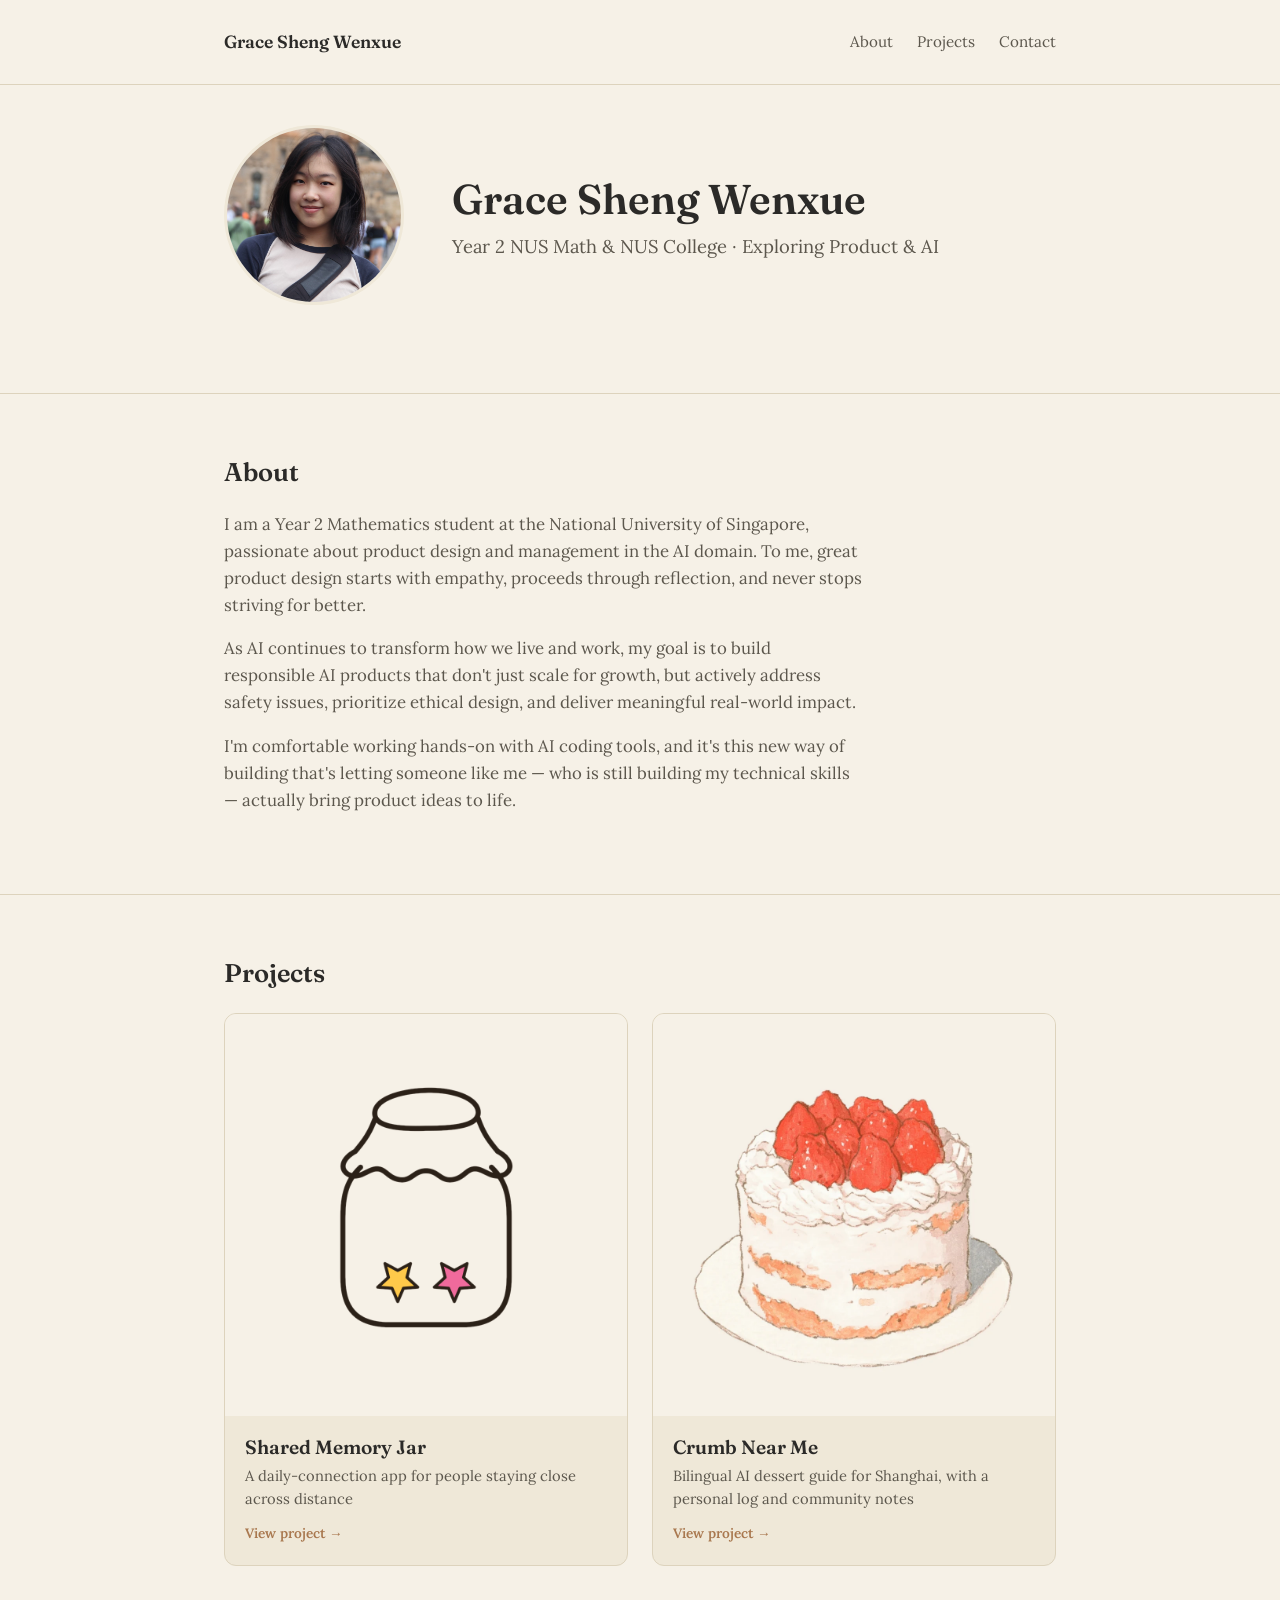
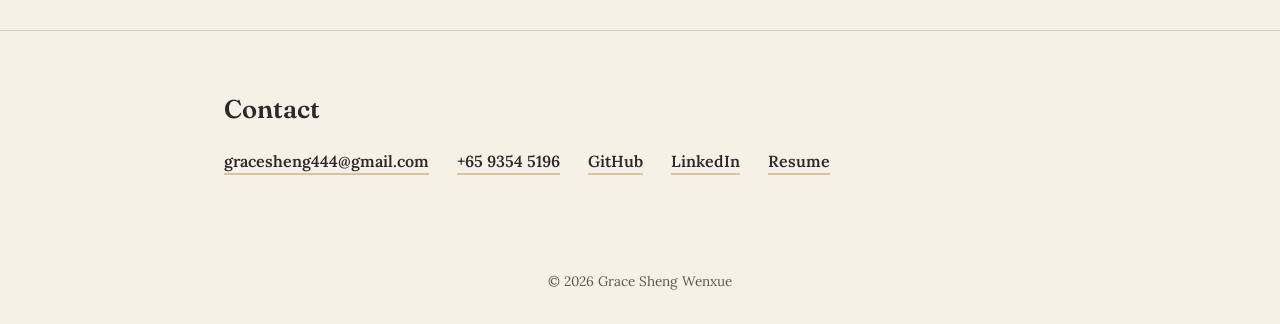
<file: index.html>
<!DOCTYPE html>
<html lang="en">
<head>
<meta charset="UTF-8">
<meta name="viewport" content="width=device-width, initial-scale=1.0">
<title>Grace Sheng Wenxue — Portfolio</title>
<link rel="preconnect" href="https://fonts.googleapis.com">
<link rel="preconnect" href="https://fonts.gstatic.com" crossorigin>
<link href="https://fonts.googleapis.com/css2?family=Fraunces:wght@500;600&family=Lora:ital,wght@0,400;0,500;0,600;1,400&display=swap" rel="stylesheet">
<link rel="stylesheet" href="css/style.css?v=5">
</head>
<body>

<nav class="nav">
  <div class="wrap">
    <a class="brand" href="#hero">Grace Sheng Wenxue</a>
    <ul class="nav-links">
      <li><a href="#about">About</a></li>
      <li><a href="#projects">Projects</a></li>
      <li><a href="#contact">Contact</a></li>
    </ul>
  </div>
</nav>

<section class="hero" id="hero">
  <div class="wrap">
    <div class="hero-photo">
      <img src="images/profile.jpg" alt="Grace Sheng Wenxue">
    </div>
    <div class="hero-text">
      <h1>Grace Sheng Wenxue</h1>
      <p class="tagline">Year 2 NUS Math &amp; NUS College · Exploring Product &amp; AI</p>
    </div>
  </div>
</section>

<section class="about" id="about">
  <div class="wrap">
    <h2>About</h2>
    <p>I am a Year 2 Mathematics student at the National University of Singapore, passionate about product design and management in the AI domain. To me, great product design starts with empathy, proceeds through reflection, and never stops striving for better.</p>
    <p>As AI continues to transform how we live and work, my goal is to build responsible AI products that don't just scale for growth, but actively address safety issues, prioritize ethical design, and deliver meaningful real-world impact.</p>
    <p>I'm comfortable working hands-on with AI coding tools, and it's this new way of building that's letting someone like me — who is still building my technical skills — actually bring product ideas to life.</p>
  </div>
</section>

<section class="projects" id="projects">
  <div class="wrap">
    <h2>Projects</h2>
    <div class="project-grid">

      <a class="project-card" href="projects/shared-memory-jar.html">
        <div class="project-card-image" style="background-image:url('images/jar-illustration.png?v=2');"></div>
        <div class="project-card-body">
          <h3>Shared Memory Jar</h3>
          <p>A daily-connection app for people staying close across distance</p>
          <span class="view-link">View project →</span>
        </div>
      </a>

      <a class="project-card" href="projects/crumb-near-me.html">
        <div class="project-card-image" style="background-image:url('images/crumb-illustration.webp?v=2');"></div>
        <div class="project-card-body">
          <h3>Crumb Near Me</h3>
          <p>Bilingual AI dessert guide for Shanghai, with a personal log and community notes</p>
          <span class="view-link">View project →</span>
        </div>
      </a>

    </div>
  </div>
</section>

<section class="contact" id="contact">
  <div class="wrap">
    <h2>Contact</h2>
    <ul class="contact-links">
      <li><a href="mailto:gracesheng444@gmail.com">gracesheng444@gmail.com</a></li>
      <li><a href="tel:+6593545196">+65 9354 5196</a></li>
      <li><a href="https://github.com/gracesheng444-ui" target="_blank" rel="noopener">GitHub</a></li>
      <li><a href="https://www.linkedin.com/in/grace-sheng44/" target="_blank" rel="noopener">LinkedIn</a></li>
      <li><a href="Grace-Sheng-Wenxue-Resume.pdf" target="_blank" rel="noopener">Resume</a></li>
    </ul>
  </div>
</section>

<footer>
  <div class="wrap">&copy; 2026 Grace Sheng Wenxue</div>
</footer>

</body>
</html>
</file>
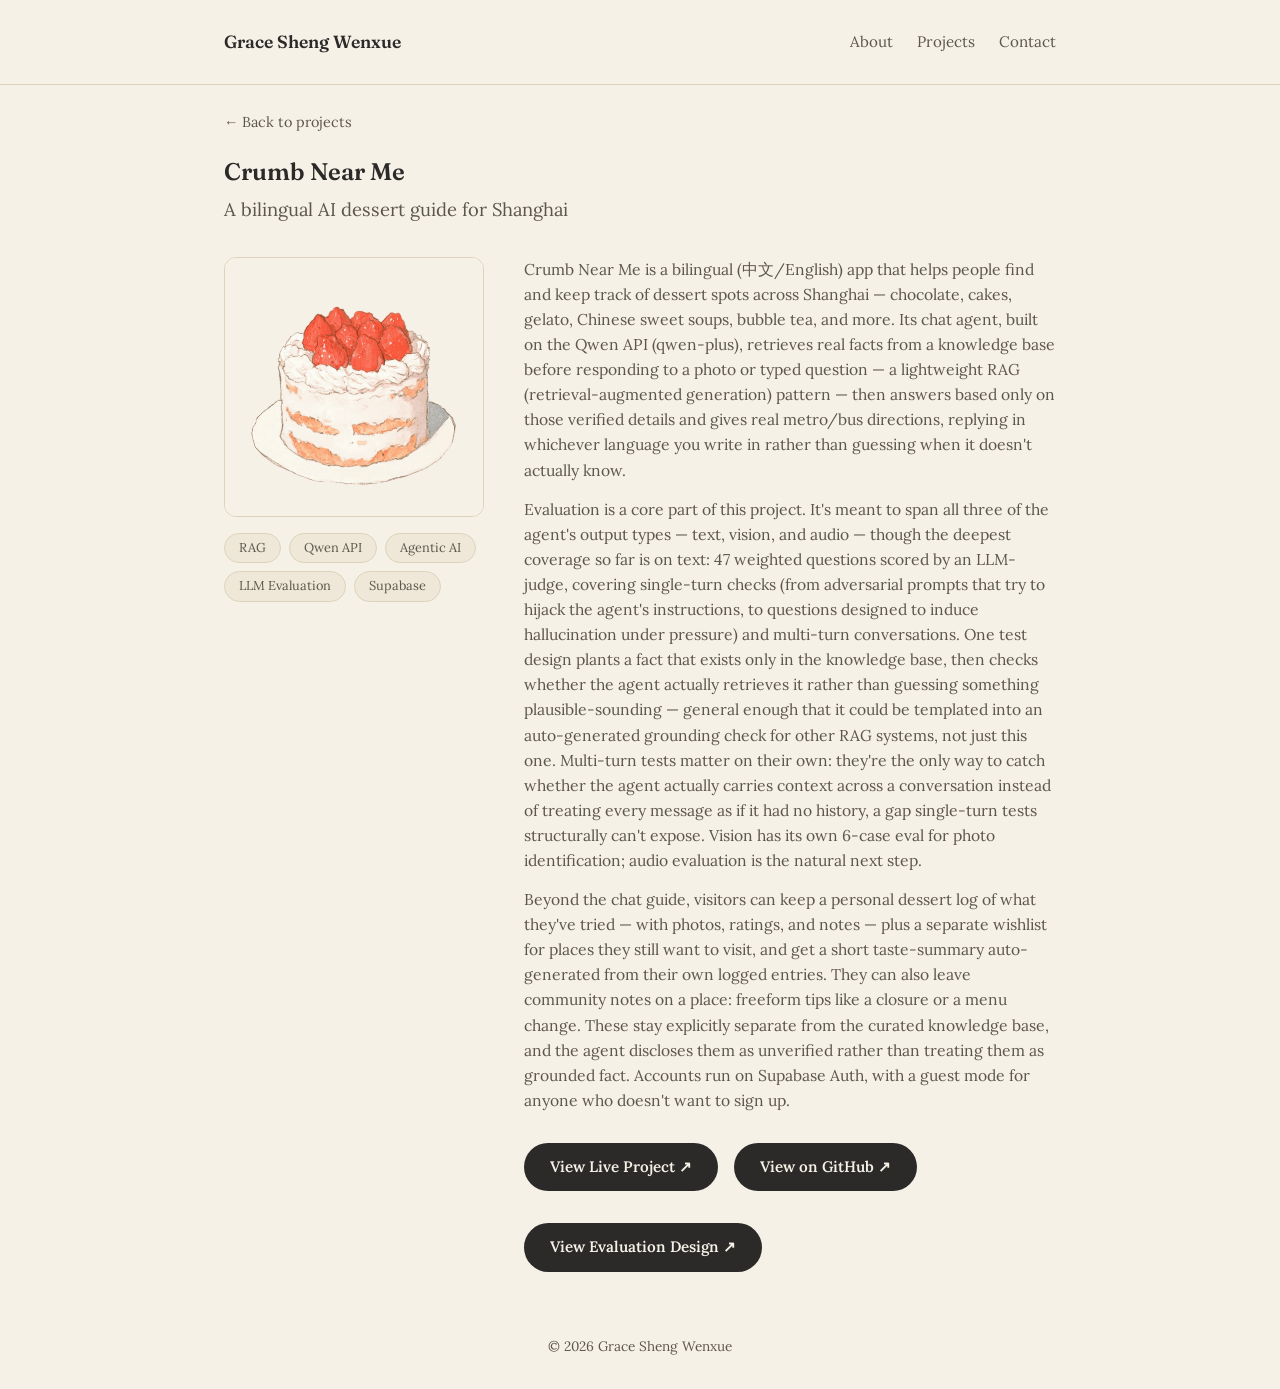
<file: projects/crumb-near-me.html>
<!DOCTYPE html>
<html lang="en">
<head>
<meta charset="UTF-8">
<meta name="viewport" content="width=device-width, initial-scale=1.0">
<title>Crumb Near Me — Grace Sheng Wenxue</title>
<link rel="preconnect" href="https://fonts.googleapis.com">
<link rel="preconnect" href="https://fonts.gstatic.com" crossorigin>
<link href="https://fonts.googleapis.com/css2?family=Fraunces:wght@500;600&family=Lora:ital,wght@0,400;0,500;0,600;1,400&display=swap" rel="stylesheet">
<link rel="stylesheet" href="../css/style.css?v=5">
</head>
<body>

<nav class="nav">
  <div class="wrap">
    <a class="brand" href="../index.html#hero">Grace Sheng Wenxue</a>
    <ul class="nav-links">
      <li><a href="../index.html#about">About</a></li>
      <li><a href="../index.html#projects">Projects</a></li>
      <li><a href="../index.html#contact">Contact</a></li>
    </ul>
  </div>
</nav>

<section class="project-hero">
  <div class="wrap">
    <a class="back-link" href="../index.html#projects">← Back to projects</a>
    <h1>Crumb Near Me</h1>
    <p class="tagline">A bilingual AI dessert guide for Shanghai</p>
  </div>
</section>

<section class="project-body" style="border-top:none; padding-top:0; padding-bottom:32px;">
  <div class="wrap project-layout">

    <div class="project-media">
      <img src="../images/crumb-illustration.webp?v=2" alt="Crumb Near Me">
      <div class="tags" style="margin-top:16px;">
        <span class="tag">RAG</span>
        <span class="tag">Qwen API</span>
        <span class="tag">Agentic AI</span>
        <span class="tag">LLM Evaluation</span>
        <span class="tag">Supabase</span>
      </div>
    </div>

    <div class="project-content">
      <p>Crumb Near Me is a bilingual (中文/English) app that helps people find and keep track of dessert spots across Shanghai — chocolate, cakes, gelato, Chinese sweet soups, bubble tea, and more. Its chat agent, built on the Qwen API (qwen-plus), retrieves real facts from a knowledge base before responding to a photo or typed question — a lightweight RAG (retrieval-augmented generation) pattern — then answers based only on those verified details and gives real metro/bus directions, replying in whichever language you write in rather than guessing when it doesn't actually know.</p>

      <p>Evaluation is a core part of this project. It's meant to span all three of the agent's output types — text, vision, and audio — though the deepest coverage so far is on text: 47 weighted questions scored by an LLM-judge, covering single-turn checks (from adversarial prompts that try to hijack the agent's instructions, to questions designed to induce hallucination under pressure) and multi-turn conversations. One test design plants a fact that exists only in the knowledge base, then checks whether the agent actually retrieves it rather than guessing something plausible-sounding — general enough that it could be templated into an auto-generated grounding check for other RAG systems, not just this one. Multi-turn tests matter on their own: they're the only way to catch whether the agent actually carries context across a conversation instead of treating every message as if it had no history, a gap single-turn tests structurally can't expose. Vision has its own 6-case eval for photo identification; audio evaluation is the natural next step.</p>

      <p>Beyond the chat guide, visitors can keep a personal dessert log of what they've tried — with photos, ratings, and notes — plus a separate wishlist for places they still want to visit, and get a short taste-summary auto-generated from their own logged entries. They can also leave community notes on a place: freeform tips like a closure or a menu change. These stay explicitly separate from the curated knowledge base, and the agent discloses them as unverified rather than treating them as grounded fact. Accounts run on Supabase Auth, with a guest mode for anyone who doesn't want to sign up.</p>

      <div style="display:flex; gap:16px; flex-wrap:wrap;">
        <a class="cta-button" href="https://crumbnearme.com" target="_blank" rel="noopener">View Live Project ↗</a>
        <a class="cta-button" href="https://github.com/gracesheng444-ui/crumb-near-me" target="_blank" rel="noopener">View on GitHub ↗</a>
        <a class="cta-button" href="https://gracesheng444-ui.github.io/crumb-near-me/" target="_blank" rel="noopener">View Evaluation Design ↗</a>
      </div>
    </div>

  </div>
</section>

<footer>
  <div class="wrap">&copy; 2026 Grace Sheng Wenxue</div>
</footer>

</body>
</html>
</file>
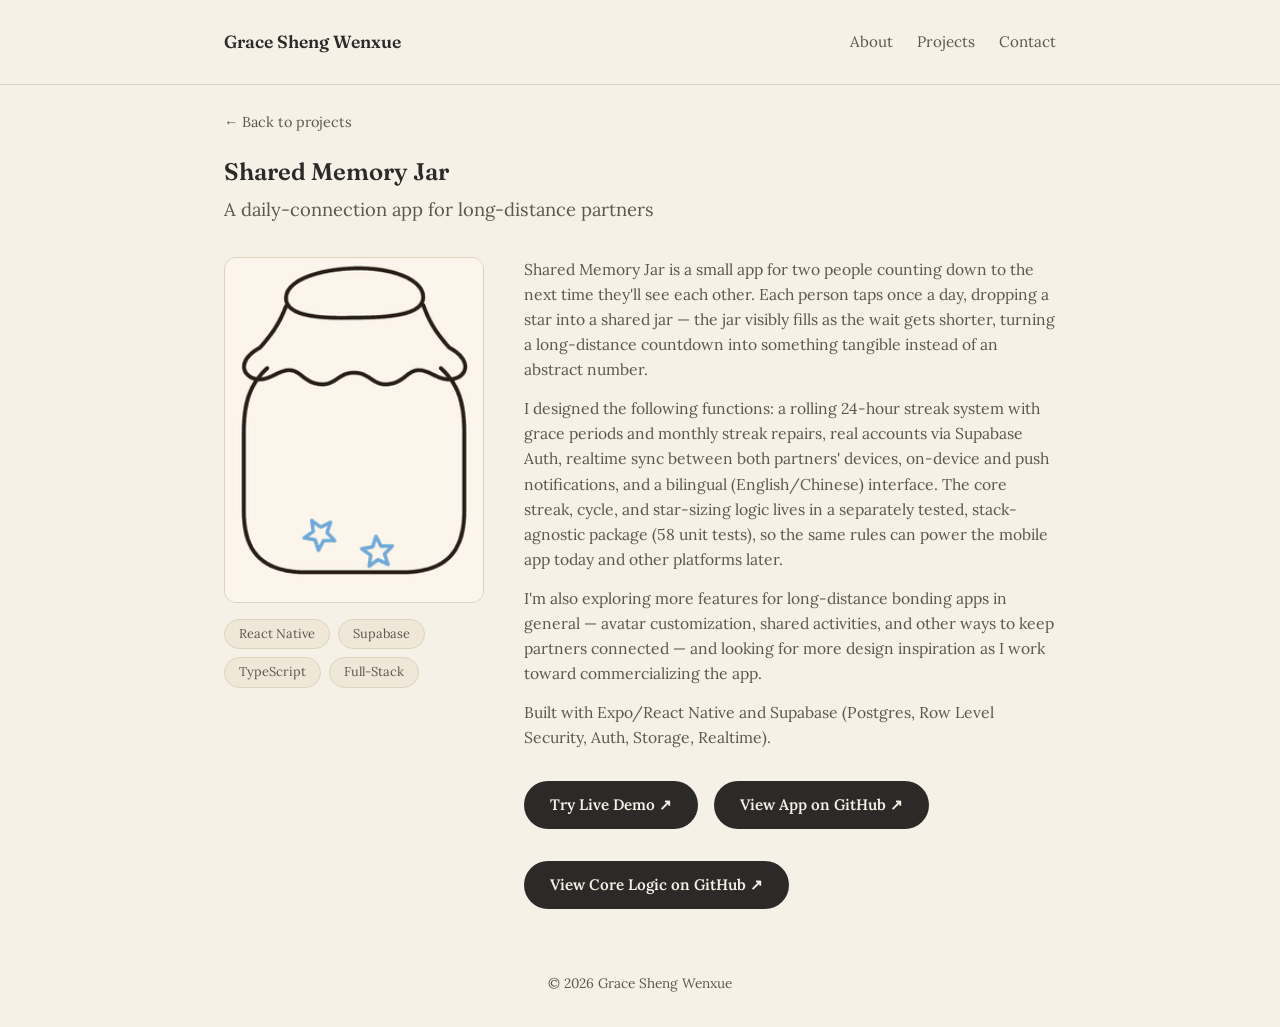
<file: projects/shared-memory-jar.html>
<!DOCTYPE html>
<html lang="en">
<head>
<meta charset="UTF-8">
<meta name="viewport" content="width=device-width, initial-scale=1.0">
<title>Shared Memory Jar — Grace Sheng Wenxue</title>
<link rel="preconnect" href="https://fonts.googleapis.com">
<link rel="preconnect" href="https://fonts.gstatic.com" crossorigin>
<link href="https://fonts.googleapis.com/css2?family=Fraunces:wght@500;600&family=Lora:ital,wght@0,400;0,500;0,600;1,400&display=swap" rel="stylesheet">
<link rel="stylesheet" href="../css/style.css?v=5">
</head>
<body>

<nav class="nav">
  <div class="wrap">
    <a class="brand" href="../index.html#hero">Grace Sheng Wenxue</a>
    <ul class="nav-links">
      <li><a href="../index.html#about">About</a></li>
      <li><a href="../index.html#projects">Projects</a></li>
      <li><a href="../index.html#contact">Contact</a></li>
    </ul>
  </div>
</nav>

<section class="project-hero">
  <div class="wrap">
    <a class="back-link" href="../index.html#projects">← Back to projects</a>
    <h1>Shared Memory Jar</h1>
    <p class="tagline">A daily-connection app for long-distance partners</p>
  </div>
</section>

<section class="project-body" style="border-top:none; padding-top:0; padding-bottom:32px;">
  <div class="wrap project-layout">

    <div class="project-media">
      <img src="../images/star-drop.gif" alt="Animated demo: stars dropping into the jar and piling up as the countdown progresses">
      <div class="tags" style="margin-top:16px;">
        <span class="tag">React Native</span>
        <span class="tag">Supabase</span>
        <span class="tag">TypeScript</span>
        <span class="tag">Full-Stack</span>
      </div>
    </div>

    <div class="project-content">
      <p>Shared Memory Jar is a small app for two people counting down to the next time they'll see each other. Each person taps once a day, dropping a star into a shared jar — the jar visibly fills as the wait gets shorter, turning a long-distance countdown into something tangible instead of an abstract number.</p>

      <p>I designed the following functions: a rolling 24-hour streak system with grace periods and monthly streak repairs, real accounts via Supabase Auth, realtime sync between both partners' devices, on-device and push notifications, and a bilingual (English/Chinese) interface. The core streak, cycle, and star-sizing logic lives in a separately tested, stack-agnostic package (58 unit tests), so the same rules can power the mobile app today and other platforms later.</p>

      <p>I'm also exploring more features for long-distance bonding apps in general — avatar customization, shared activities, and other ways to keep partners connected — and looking for more design inspiration as I work toward commercializing the app.</p>

      <p>Built with Expo/React Native and Supabase (Postgres, Row Level Security, Auth, Storage, Realtime).</p>

      <div style="display:flex; gap:16px; flex-wrap:wrap;">
        <a class="cta-button" href="https://sharedmemoryjar.com" target="_blank" rel="noopener">Try Live Demo ↗</a>
        <a class="cta-button" href="https://github.com/gracesheng444-ui/jar-mobile-app" target="_blank" rel="noopener">View App on GitHub ↗</a>
        <a class="cta-button" href="https://github.com/gracesheng444-ui/jar-core-logic" target="_blank" rel="noopener">View Core Logic on GitHub ↗</a>
      </div>
    </div>

  </div>
</section>

<footer>
  <div class="wrap">&copy; 2026 Grace Sheng Wenxue</div>
</footer>

</body>
</html>
</file>
<file: css/style.css>
:root {
  --bg: #f6f1e7;
  --bg-alt: #efe8d8;
  --ink: #2b2a28;
  --ink-soft: #5c574d;
  --accent: #a9784f;
  --accent-soft: #d9c3a3;
  --border: #ddd3bd;
  --max-width: 880px;
}

* {
  box-sizing: border-box;
}

html {
  scroll-behavior: smooth;
}

body {
  margin: 0;
  background: var(--bg);
  color: var(--ink);
  font-family: 'Lora', Georgia, serif;
  line-height: 1.6;
}

h1, h2, h3 {
  font-family: 'Fraunces', Georgia, serif;
  font-weight: 600;
  line-height: 1.15;
  margin: 0 0 0.4em;
}

a {
  color: inherit;
}

.wrap {
  max-width: var(--max-width);
  margin: 0 auto;
  padding: 0 24px;
}

/* Nav */
.nav {
  padding: 28px 0;
}

.nav .wrap {
  display: flex;
  justify-content: space-between;
  align-items: center;
}

.nav a.brand {
  font-family: 'Fraunces', serif;
  font-weight: 600;
  font-size: 1.1rem;
  text-decoration: none;
}

.nav-links {
  display: flex;
  gap: 24px;
  list-style: none;
  margin: 0;
  padding: 0;
}

.nav-links a {
  text-decoration: none;
  font-size: 0.95rem;
  color: var(--ink-soft);
}

.nav-links a:hover {
  color: var(--accent);
}

/* Hero */
.hero {
  padding: 40px 0 80px;
}

.hero .wrap {
  display: flex;
  gap: 48px;
  align-items: center;
}

.hero-photo img {
  width: 180px;
  height: 180px;
  object-fit: cover;
  border-radius: 50%;
  border: 3px solid var(--bg-alt);
}

.eyebrow {
  text-transform: uppercase;
  letter-spacing: 0.12em;
  font-size: 0.8rem;
  color: var(--accent);
  font-weight: 600;
  margin: 0 0 12px;
}

.hero h1 {
  font-size: 2.6rem;
  margin-bottom: 8px;
}

.tagline {
  font-size: 1.15rem;
  color: var(--ink-soft);
  margin: 0;
}

/* Sections */
section {
  padding: 64px 0;
  border-top: 1px solid var(--border);
}

section h2 {
  font-size: 1.6rem;
  margin-bottom: 24px;
}

.about p {
  max-width: 640px;
  font-size: 1.05rem;
  color: var(--ink-soft);
}

/* Projects grid */
.project-grid {
  display: grid;
  grid-template-columns: repeat(2, 1fr);
  gap: 24px;
}

.project-card {
  display: block;
  text-decoration: none;
  color: var(--ink);
  background: var(--bg-alt);
  border: 1px solid var(--border);
  border-radius: 12px;
  overflow: hidden;
  transition: transform 0.15s ease, box-shadow 0.15s ease;
}

.project-card:hover {
  transform: translateY(-3px);
  box-shadow: 0 10px 24px rgba(43, 42, 40, 0.1);
}

.project-card-image {
  aspect-ratio: 1 / 1;
  width: 100%;
  background: linear-gradient(135deg, var(--accent-soft), var(--bg-alt));
  background-size: cover;
  background-position: center;
  display: flex;
  align-items: center;
  justify-content: center;
  color: var(--ink-soft);
  font-size: 0.85rem;
}

.project-card-body {
  padding: 20px;
}

.project-card h3 {
  font-size: 1.2rem;
  margin-bottom: 6px;
}

.project-card p {
  margin: 0;
  font-size: 0.92rem;
  color: var(--ink-soft);
}

.project-card .view-link {
  display: inline-block;
  margin-top: 12px;
  font-size: 0.85rem;
  color: var(--accent);
  font-weight: 600;
}

/* Contact */
.contact-links {
  list-style: none;
  display: flex;
  gap: 28px;
  padding: 0;
  margin: 0;
}

.contact-links a {
  text-decoration: none;
  font-weight: 600;
  color: var(--ink);
  border-bottom: 2px solid var(--accent-soft);
  padding-bottom: 2px;
}

.contact-links a:hover {
  border-color: var(--accent);
}

footer {
  padding: 32px 0;
  text-align: center;
  color: var(--ink-soft);
  font-size: 0.85rem;
}

/* Project detail pages */
.back-link {
  display: inline-block;
  margin-bottom: 24px;
  font-size: 0.9rem;
  color: var(--ink-soft);
  text-decoration: none;
}

.back-link:hover {
  color: var(--accent);
}

.project-hero {
  padding: 24px 0 32px;
}

.project-layout {
  display: flex;
  gap: 40px;
  align-items: flex-start;
}

.project-media {
  flex: 0 0 260px;
}

.project-media img {
  width: 100%;
  display: block;
  border-radius: 12px;
  border: 1px solid var(--border);
}

.project-media .evidence {
  margin-top: 16px;
}

.project-media .evidence-caption {
  font-size: 0.8rem;
  color: var(--ink-soft);
  margin: 6px 0 0;
}

.project-content {
  flex: 1;
  min-width: 0;
}

@media (max-width: 700px) {
  .project-layout {
    flex-direction: column;
  }

  .project-media {
    flex: none;
    width: 100%;
    max-width: 260px;
  }
}

.tags {
  display: flex;
  gap: 8px;
  flex-wrap: wrap;
  margin: 16px 0 24px;
}

.tag {
  background: var(--bg-alt);
  border: 1px solid var(--border);
  border-radius: 999px;
  padding: 4px 14px;
  font-size: 0.8rem;
  color: var(--ink-soft);
}

.project-body p {
  color: var(--ink-soft);
  font-size: 0.98rem;
  margin: 0 0 14px;
}

.notice {
  background: #fbeee0;
  border: 1px dashed var(--accent);
  border-radius: 8px;
  padding: 14px 18px;
  font-size: 0.9rem;
  color: var(--accent);
  max-width: 640px;
}

.cta-button {
  display: inline-block;
  margin-top: 16px;
  background: var(--ink);
  color: var(--bg);
  text-decoration: none;
  padding: 12px 26px;
  border-radius: 999px;
  font-weight: 600;
  font-size: 0.95rem;
  transition: background 0.15s ease;
}

.cta-button:hover {
  background: var(--accent);
}

@media (max-width: 640px) {
  .hero .wrap {
    flex-direction: column;
    text-align: center;
  }

  .project-grid {
    grid-template-columns: 1fr;
  }

  .contact-links {
    flex-direction: column;
    gap: 12px;
  }
}
</file>
